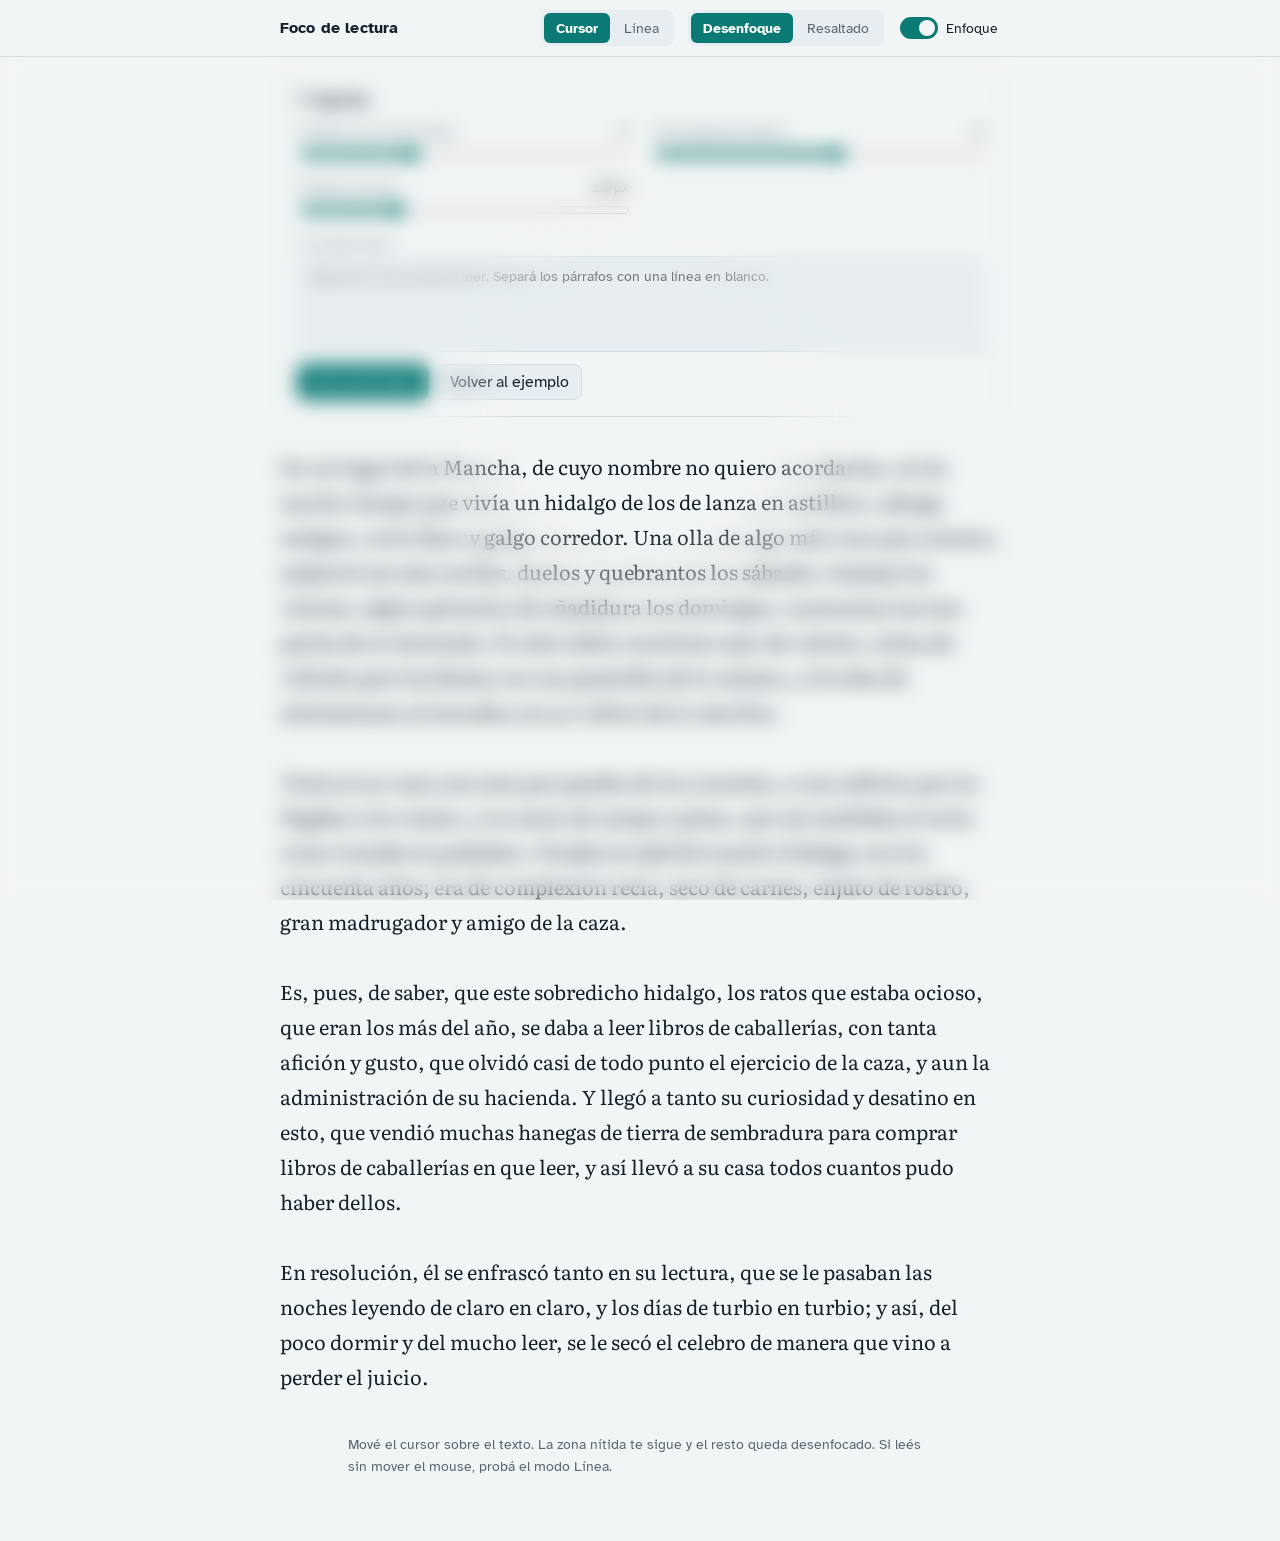
<file: prototipos/foco-de-lectura/index.html>
<!doctype html>
<html lang="es">
<head>
<meta charset="utf-8">
<meta name="viewport" content="width=device-width, initial-scale=1, viewport-fit=cover">
<title>Foco de lectura</title>
<link rel="preconnect" href="https://fonts.googleapis.com">
<link rel="preconnect" href="https://fonts.gstatic.com" crossorigin>
<link rel="stylesheet" href="https://fonts.googleapis.com/css2?family=Atkinson+Hyperlegible:wght@400;700&family=Literata:opsz,wght@7..72,400;7..72,600&display=swap">
<link rel="stylesheet" href="styles.css">
</head>
<body>
<header class="bar">
  <div class="bar-in">
    <strong class="brand">Foco de lectura</strong>
    <div class="seg" role="group" aria-label="Qué sigue el foco">
      <button type="button" data-mode="cursor" aria-pressed="true">Cursor</button>
      <button type="button" data-mode="line" aria-pressed="false">Línea</button>
    </div>
    <div class="seg" role="group" aria-label="Efecto">
      <button type="button" data-effect="blur" aria-pressed="true">Desenfoque</button>
      <button type="button" data-effect="dim" aria-pressed="false">Resaltado</button>
    </div>
    <button type="button" class="switch" id="onoff" role="switch" aria-checked="true"><i></i>Enfoque</button>
  </div>
</header>

<main class="wrap">
  <details class="panel" open>
    <summary>Ajustes</summary>
    <div class="panel-body">
      <div class="field">
        <label for="zone">Tamaño de la zona nítida <output id="zoneO"></output></label>
        <input id="zone" type="range" min="1" max="10" step="1">
      </div>
      <div class="field">
        <label for="strength">Intensidad del efecto <output id="strengthO"></output></label>
        <input id="strength" type="range" min="1" max="10" step="1">
      </div>
      <div class="field">
        <label for="fs">Tamaño de letra <output id="fsO"></output></label>
        <input id="fs" type="range" min="16" max="30" step="1">
      </div>
      <div class="field" id="speedField" hidden>
        <label for="spd">Segundos por línea <output id="spdO"></output></label>
        <input id="spd" type="range" min="0.5" max="8" step="0.5">
        <button type="button" class="play" id="play" aria-pressed="false">Avanzar solo</button>
      </div>
      <div class="field own">
        <label for="mytext">Tu propio texto</label>
        <textarea id="mytext" spellcheck="false" placeholder="Pegá acá lo que quieras leer. Separá los párrafos con una línea en blanco."></textarea>
        <div class="row">
          <button type="button" class="primary" id="useText">Usar este texto</button>
          <button type="button" id="resetText">Volver al ejemplo</button>
        </div>
      </div>
    </div>
  </details>

  <article class="text" id="reader" lang="es"></article>

  <p class="hint" id="hint"></p>
</main>

<div id="veil" aria-hidden="true"></div>

<script src="app.js"></script>
</body>
</html>
</file>
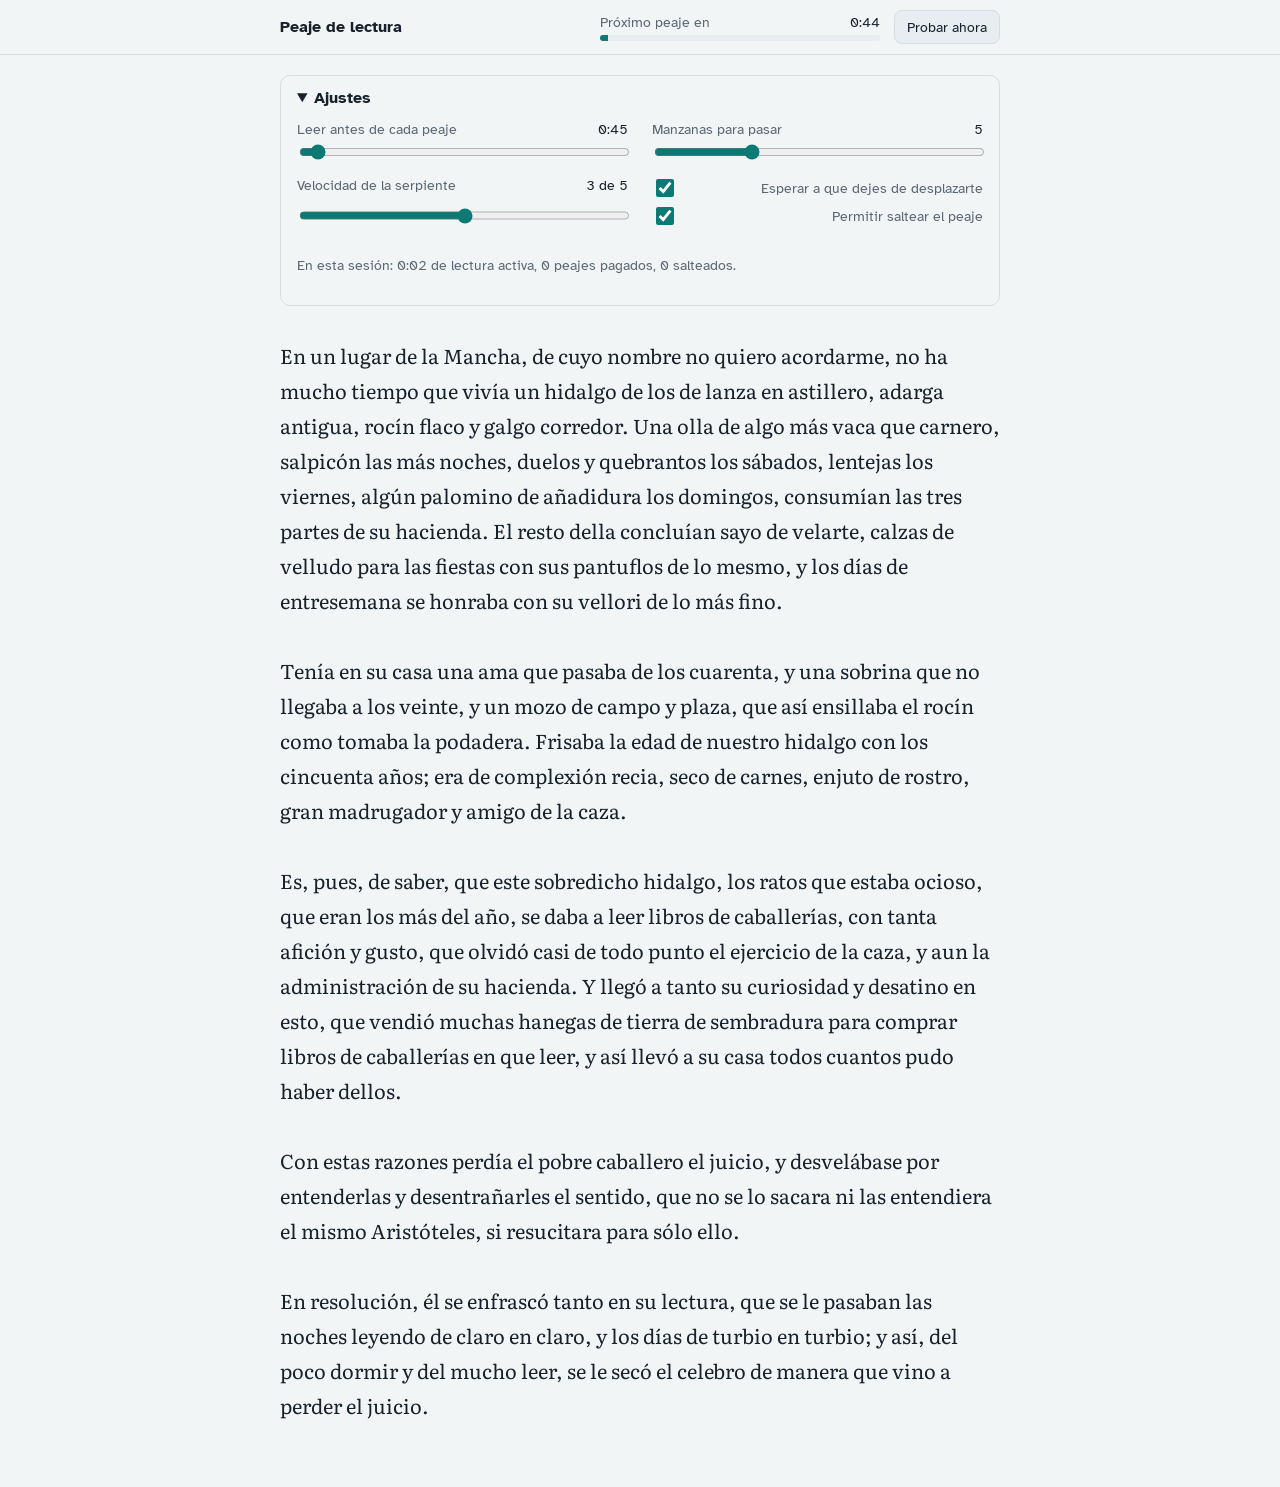
<file: prototipos/peaje-de-lectura/index.html>
<!doctype html>
<html lang="es">
<head>
<meta charset="utf-8">
<meta name="viewport" content="width=device-width, initial-scale=1, viewport-fit=cover">
<title>Peaje de lectura</title>
<link rel="preconnect" href="https://fonts.googleapis.com">
<link rel="preconnect" href="https://fonts.gstatic.com" crossorigin>
<link rel="stylesheet" href="https://fonts.googleapis.com/css2?family=Atkinson+Hyperlegible:wght@400;700&family=Literata:opsz,wght@7..72,400;7..72,600&display=swap">
<link rel="stylesheet" href="styles.css">
</head>
<body>
<header class="bar">
  <div class="bar-in">
    <strong class="brand">Peaje de lectura</strong>
    <div class="clock">
      <div class="clock-top"><span>Próximo peaje en</span><output id="left" aria-live="off">0:45</output></div>
      <div class="track" aria-hidden="true"><i id="fill"></i></div>
    </div>
    <button type="button" class="btn" id="testNow">Probar ahora</button>
  </div>
</header>

<main class="wrap">
  <details class="panel" open>
    <summary>Ajustes</summary>
    <div class="panel-body">
      <div class="field">
        <label for="interval">Leer antes de cada peaje <output id="intervalO"></output></label>
        <input id="interval" type="range" min="15" max="900" step="15">
      </div>
      <div class="field">
        <label for="goal">Manzanas para pasar <output id="goalO"></output></label>
        <input id="goal" type="range" min="1" max="15" step="1">
      </div>
      <div class="field">
        <label for="speed">Velocidad de la serpiente <output id="speedO"></output></label>
        <input id="speed" type="range" min="1" max="5" step="1">
      </div>
      <div class="field">
        <label class="check"><input id="waitPause" type="checkbox"> Esperar a que dejes de desplazarte</label>
        <label class="check"><input id="allowSkip" type="checkbox"> Permitir saltear el peaje</label>
      </div>
      <p class="stats" id="stats"></p>
    </div>
  </details>

  <article class="text" id="reader" lang="es"></article>
</main>

<div id="toll" role="dialog" aria-modal="true" aria-labelledby="tollT" hidden>
  <div class="card" id="card" tabindex="-1">
    <h2 id="tollT">Peaje: un descanso para los ojos</h2>
    <p id="tollMsg"></p>
    <div class="dots" id="dots" aria-hidden="true"></div>
    <canvas id="cv" aria-label="Juego de la serpiente"></canvas>
    <div class="dpad" aria-label="Controles">
      <button type="button" class="u" data-d="up" aria-label="Arriba">▲</button>
      <button type="button" class="l" data-d="left" aria-label="Izquierda">◀</button>
      <button type="button" class="d" data-d="down" aria-label="Abajo">▼</button>
      <button type="button" class="r" data-d="right" aria-label="Derecha">▶</button>
    </div>
    <div class="keys"><kbd>←</kbd> <kbd>↑</kbd> <kbd>↓</kbd> <kbd>→</kbd> o <kbd>W</kbd> <kbd>A</kbd> <kbd>S</kbd> <kbd>D</kbd></div>
    <button type="button" class="btn" id="skip">Saltear el peaje</button>
  </div>
</div>

<script src="app.js"></script>
</body>
</html>
</file>
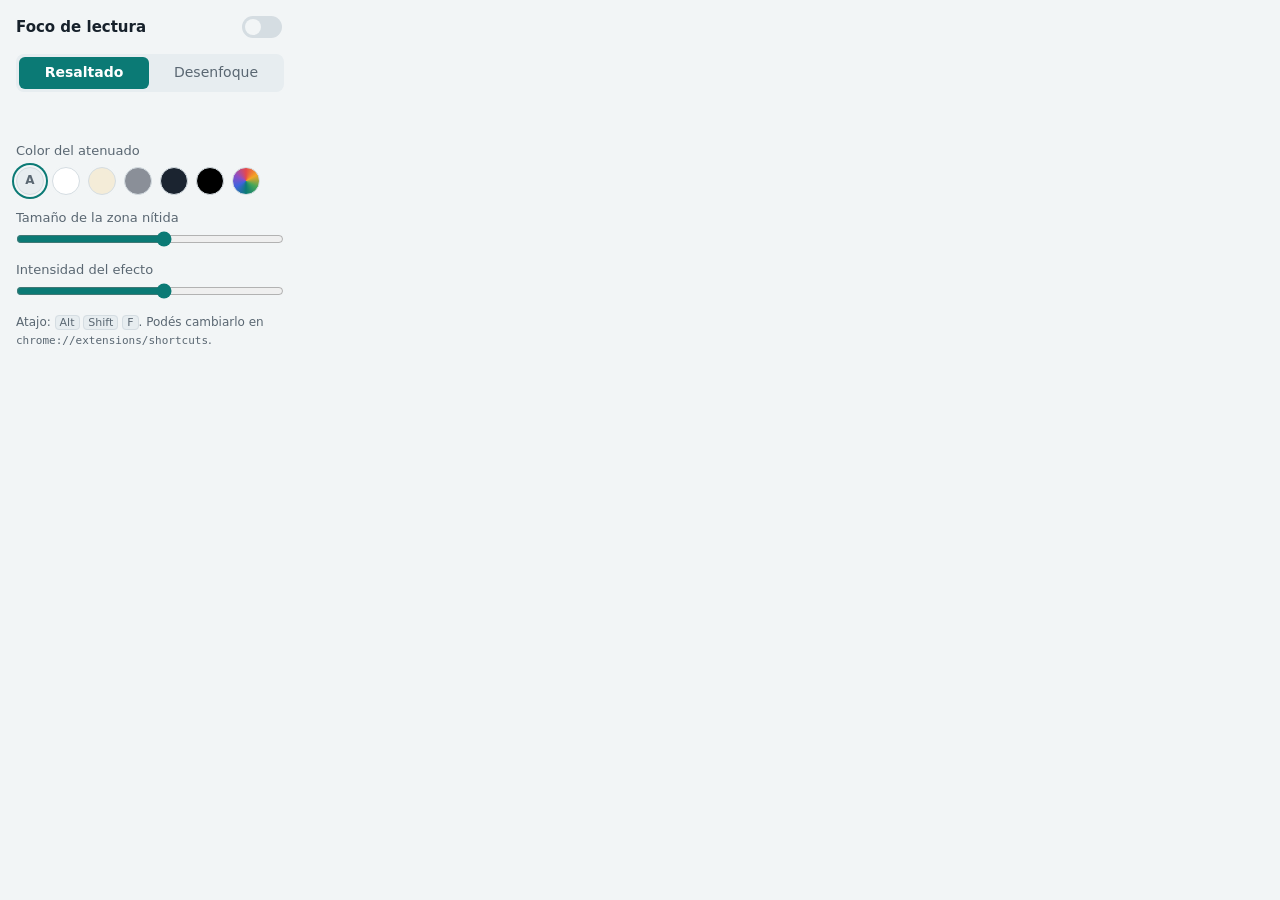
<file: extension/popup.html>
<!doctype html>
<html lang="es">
<head>
<meta charset="utf-8">
<meta name="viewport" content="width=device-width, initial-scale=1">
<title>Foco de lectura</title>
<link rel="stylesheet" href="popup.css">
</head>
<body>
<header>
  <strong>Foco de lectura</strong>
  <button type="button" class="switch" id="onoff" role="switch" aria-checked="false" aria-label="Activar foco"><i></i></button>
</header>

<div class="seg" role="group" aria-label="Efecto">
  <button type="button" data-effect="dim" aria-pressed="true">Resaltado</button>
  <button type="button" data-effect="blur" aria-pressed="false">Desenfoque</button>
</div>
<p class="hint" id="effectHint"></p>

<div class="field" id="colorField">
  <span class="label" id="colorLabel">Color del atenuado <output id="colorO"></output></span>
  <div class="swatches" role="group" aria-labelledby="colorLabel">
    <button type="button" class="swatch auto" data-color="auto" aria-pressed="true" title="Fondo de la página" aria-label="Fondo de la página">A</button>
    <button type="button" class="swatch" data-color="#ffffff" aria-pressed="false" title="Blanco" aria-label="Blanco" style="--c:#ffffff"></button>
    <button type="button" class="swatch" data-color="#f4ecd8" aria-pressed="false" title="Sepia" aria-label="Sepia" style="--c:#f4ecd8"></button>
    <button type="button" class="swatch" data-color="#8a8f98" aria-pressed="false" title="Gris" aria-label="Gris" style="--c:#8a8f98"></button>
    <button type="button" class="swatch" data-color="#1b2430" aria-pressed="false" title="Azul noche" aria-label="Azul noche" style="--c:#1b2430"></button>
    <button type="button" class="swatch" data-color="#000000" aria-pressed="false" title="Negro" aria-label="Negro" style="--c:#000000"></button>
    <label class="swatch custom" title="Otro color">
      <input type="color" id="customColor" value="#cfe8ff" aria-label="Elegir otro color">
    </label>
  </div>
</div>

<div class="field">
  <label for="zone">Tamaño de la zona nítida <output id="zoneO"></output></label>
  <input id="zone" type="range" min="1" max="10" step="1">
</div>
<div class="field">
  <label for="strength">Intensidad del efecto <output id="strengthO"></output></label>
  <input id="strength" type="range" min="1" max="10" step="1">
</div>

<p class="hint">Atajo: <kbd>Alt</kbd> <kbd>Shift</kbd> <kbd>F</kbd>. Podés cambiarlo en <code>chrome://extensions/shortcuts</code>.</p>

<script src="popup.js"></script>
</body>
</html>
</file>
<file: prototipos/foco-de-lectura/styles.css>
/* Base mínima: la página se publicó como artifact con un reset propio, acá hay que declararlo */
:root { color-scheme: light; }
body { margin: 0; }
[hidden] { display: none !important; }

/* Layout: columna de lectura de ~65ch; barra fija con los controles de uso; panel de ajustes en el flujo; velo de enfoque fijo sobre el viewport */
:root {
  --bg: #F2F5F6;
  --fg: #17212B;
  --muted: #5A6772;
  --line: #D5DDE2;
  --ctl: #E7EDF0;
  --accent: #0B7A75;
  --accent-fg: #FFFFFF;
  --font-ui: "Atkinson Hyperlegible", system-ui, sans-serif;
  --font-read: "Literata", Georgia, serif;
  --fs: 20px;
}
@media (prefers-color-scheme: dark) {
  :root:not([data-theme="light"]) {
    --bg: #10171C; --fg: #DCE4EA; --muted: #93A1AC; --line: #2A3640;
    --ctl: #1A242B; --accent: #4CC9BE; --accent-fg: #08201E; color-scheme: dark;
  }
}
:root[data-theme="dark"] {
  --bg: #10171C; --fg: #DCE4EA; --muted: #93A1AC; --line: #2A3640;
  --ctl: #1A242B; --accent: #4CC9BE; --accent-fg: #08201E; color-scheme: dark;
}

* { box-sizing: border-box; }
body {
  background: var(--bg); color: var(--fg); font-family: var(--font-ui); font-size: 16px;
  padding-left: max(16px, env(safe-area-inset-left, 0px));
  padding-right: max(16px, env(safe-area-inset-right, 0px));
  padding-block: 0 64px;
}
body::before {
  content: ""; position: fixed; inset: 0 0 auto; height: env(safe-area-inset-top, 0px);
  background: var(--bg); z-index: 30;
}
button, input, textarea { font: inherit; color: inherit; }
:focus-visible { outline: 2px solid var(--accent); outline-offset: 2px; }

.bar {
  position: sticky; top: env(safe-area-inset-top, 0px); z-index: 20;
  background: var(--bg); border-bottom: 1px solid var(--line);
  margin-inline: calc(-1 * max(16px, env(safe-area-inset-left, 0px))) calc(-1 * max(16px, env(safe-area-inset-right, 0px)));
  padding-inline: max(16px, env(safe-area-inset-left, 0px)) max(16px, env(safe-area-inset-right, 0px));
}
.bar-in {
  max-width: 720px; margin: 0 auto; padding-block: 10px;
  display: flex; flex-wrap: wrap; align-items: center; gap: 8px 14px;
}
.brand { font-weight: 700; font-size: 1rem; letter-spacing: .01em; margin-right: auto; }
.seg { display: inline-flex; background: var(--ctl); border-radius: 8px; padding: 3px; gap: 2px; }
.seg button {
  border: 0; background: transparent; padding: 6px 12px; border-radius: 6px; cursor: pointer;
  font-size: .9rem; color: var(--muted);
}
.seg button[aria-pressed="true"] { background: var(--accent); color: var(--accent-fg); font-weight: 700; }
.switch {
  display: inline-flex; align-items: center; gap: 8px; border: 0; background: transparent;
  cursor: pointer; padding: 4px 2px; font-size: .9rem;
}
.switch i {
  width: 38px; height: 22px; border-radius: 11px; background: var(--line); position: relative;
  transition: background .15s;
}
.switch i::after {
  content: ""; position: absolute; top: 3px; left: 3px; width: 16px; height: 16px; border-radius: 50%;
  background: var(--bg); transition: transform .15s;
}
.switch[aria-checked="true"] i { background: var(--accent); }
.switch[aria-checked="true"] i::after { transform: translateX(16px); }

.wrap { max-width: 720px; margin: 0 auto; padding-top: 20px; }

.panel { border: 1px solid var(--line); border-radius: 10px; padding: 0 16px; margin-bottom: 32px; }
.panel summary { cursor: pointer; padding: 12px 0; font-weight: 700; }
.panel-body { padding-bottom: 16px; display: grid; gap: 14px 24px; grid-template-columns: repeat(auto-fit, minmax(220px, 1fr)); }
.field { display: grid; gap: 4px; min-width: 0; }
.field label { display: flex; justify-content: space-between; font-size: .9rem; color: var(--muted); }
.field output { font-variant-numeric: tabular-nums; color: var(--fg); }
input[type="range"] { width: 100%; accent-color: var(--accent); }
.field[hidden] { display: none; }
.play {
  border: 1px solid var(--accent); background: transparent; color: var(--accent);
  border-radius: 8px; padding: 7px 12px; cursor: pointer; justify-self: start;
}
.play[aria-pressed="true"] { background: var(--accent); color: var(--accent-fg); }
.own { grid-column: 1 / -1; }
.own textarea {
  width: 100%; min-height: 96px; resize: vertical; background: var(--ctl); border: 1px solid var(--line);
  border-radius: 8px; padding: 10px; font-size: .9rem;
}
.own .row { display: flex; flex-wrap: wrap; gap: 8px; margin-top: 8px; }
.own button {
  border: 1px solid var(--line); background: var(--ctl); border-radius: 8px; padding: 7px 12px; cursor: pointer;
}
.own button.primary { background: var(--accent); color: var(--accent-fg); border-color: var(--accent); }

.text { font-family: var(--font-read); font-size: var(--fs); line-height: 1.75; max-width: 65ch; margin: 0 auto; }
.text p { margin: 0 0 1.75em; }
.text p:last-child { margin-bottom: 0; }
.hint { max-width: 65ch; margin: 40px auto 0; color: var(--muted); font-size: .9rem; line-height: 1.5; }
.hint kbd { border: 1px solid var(--line); border-radius: 4px; padding: 0 5px; background: var(--ctl); font-family: inherit; }

#veil { position: fixed; inset: 0; z-index: 10; pointer-events: none; }
#veil.blur { backdrop-filter: blur(var(--b, 8px)); -webkit-backdrop-filter: blur(var(--b, 8px)); }
#veil.dim { background: var(--bg); opacity: var(--o, .7); }
#veil[hidden] { display: none; }
</file>
<file: prototipos/peaje-de-lectura/styles.css>
/* Base mínima: la página se publicó como artifact con un reset propio, acá hay que declararlo */
:root { color-scheme: light; }
body { margin: 0; }
[hidden] { display: none !important; }

/* Layout: columna de lectura de ~65ch con barra fija que muestra cuánto falta para el próximo peaje; el peaje es un diálogo a pantalla completa con un Snake */
:root {
  --bg: #F2F5F6;
  --fg: #17212B;
  --muted: #5A6772;
  --line: #D5DDE2;
  --ctl: #E7EDF0;
  --accent: #0B7A75;
  --accent-fg: #FFFFFF;
  --apple: #C2441C;
  --font-ui: "Atkinson Hyperlegible", system-ui, sans-serif;
  --font-read: "Literata", Georgia, serif;
  --fs: 20px;
}
@media (prefers-color-scheme: dark) {
  :root:not([data-theme="light"]) {
    --bg: #10171C; --fg: #DCE4EA; --muted: #93A1AC; --line: #2A3640;
    --ctl: #1A242B; --accent: #4CC9BE; --accent-fg: #08201E; --apple: #FF8A5C; color-scheme: dark;
  }
}
:root[data-theme="dark"] {
  --bg: #10171C; --fg: #DCE4EA; --muted: #93A1AC; --line: #2A3640;
  --ctl: #1A242B; --accent: #4CC9BE; --accent-fg: #08201E; --apple: #FF8A5C; color-scheme: dark;
}

* { box-sizing: border-box; }
body {
  background: var(--bg); color: var(--fg); font-family: var(--font-ui); font-size: 16px;
  padding-left: max(16px, env(safe-area-inset-left, 0px));
  padding-right: max(16px, env(safe-area-inset-right, 0px));
  padding-block: 0 64px;
}
body::before {
  content: ""; position: fixed; inset: 0 0 auto; height: env(safe-area-inset-top, 0px);
  background: var(--bg); z-index: 30;
}
button, input, textarea { font: inherit; color: inherit; }
:focus-visible { outline: 2px solid var(--accent); outline-offset: 2px; }

.bar {
  position: sticky; top: env(safe-area-inset-top, 0px); z-index: 20;
  background: var(--bg); border-bottom: 1px solid var(--line);
  margin-inline: calc(-1 * max(16px, env(safe-area-inset-left, 0px))) calc(-1 * max(16px, env(safe-area-inset-right, 0px)));
  padding-inline: max(16px, env(safe-area-inset-left, 0px)) max(16px, env(safe-area-inset-right, 0px));
}
.bar-in { max-width: 720px; margin: 0 auto; padding-block: 10px; display: flex; flex-wrap: wrap; align-items: center; gap: 8px 14px; }
.brand { font-weight: 700; margin-right: auto; }
.clock { display: grid; gap: 4px; min-width: 150px; flex: 1 1 180px; max-width: 280px; }
.clock-top { display: flex; justify-content: space-between; font-size: .85rem; color: var(--muted); }
.clock-top output { color: var(--fg); font-variant-numeric: tabular-nums; }
.track { height: 6px; border-radius: 3px; background: var(--ctl); overflow: hidden; }
.track i { display: block; height: 100%; width: 0; background: var(--accent); transition: width .25s linear; }
.btn {
  border: 1px solid var(--line); background: var(--ctl); border-radius: 8px; padding: 7px 12px; cursor: pointer; font-size: .9rem;
}
.btn.primary { background: var(--accent); color: var(--accent-fg); border-color: var(--accent); }

.wrap { max-width: 720px; margin: 0 auto; padding-top: 20px; }
.panel { border: 1px solid var(--line); border-radius: 10px; padding: 0 16px; margin-bottom: 32px; }
.panel summary { cursor: pointer; padding: 12px 0; font-weight: 700; }
.panel-body { padding-bottom: 16px; display: grid; gap: 14px 24px; grid-template-columns: repeat(auto-fit, minmax(220px, 1fr)); }
.field { display: grid; gap: 4px; min-width: 0; }
.field label { display: flex; justify-content: space-between; font-size: .9rem; color: var(--muted); }
.field output { font-variant-numeric: tabular-nums; color: var(--fg); }
input[type="range"] { width: 100%; accent-color: var(--accent); }
.check { display: flex; align-items: center; gap: 8px; font-size: .95rem; }
.check input { width: 18px; height: 18px; accent-color: var(--accent); }
.stats { grid-column: 1 / -1; color: var(--muted); font-size: .9rem; font-variant-numeric: tabular-nums; }

.text { font-family: var(--font-read); font-size: var(--fs); line-height: 1.75; max-width: 65ch; margin: 0 auto; }
.text p { margin: 0 0 1.75em; }
.text p:last-child { margin-bottom: 0; }

#toll {
  position: fixed; inset: 0; z-index: 40; display: grid; place-items: center; overflow-y: auto; overscroll-behavior: contain;
  background: var(--bg);
  background: color-mix(in srgb, var(--bg) 95%, transparent);
  padding: max(16px, env(safe-area-inset-top, 0px)) max(16px, env(safe-area-inset-right, 0px)) max(16px, env(safe-area-inset-bottom, 0px)) max(16px, env(safe-area-inset-left, 0px));
}
#toll[hidden] { display: none; }
.card { width: min(100%, 400px); display: grid; gap: 12px; justify-items: center; text-align: center; outline: none; }
.card h2 { margin: 0; font-size: 1.25rem; text-wrap: balance; }
.card p { margin: 0; color: var(--muted); line-height: 1.45; text-wrap: balance; }
.dots { display: flex; flex-wrap: wrap; gap: 6px; justify-content: center; min-height: 14px; }
.dots i { width: 12px; height: 12px; border-radius: 50%; border: 2px solid var(--apple); }
.dots i.on { background: var(--apple); }
canvas#cv { width: min(86vw, 340px); aspect-ratio: 1; max-width: 100%; border: 1px solid var(--line); border-radius: 8px; touch-action: none; display: block; }
.dpad { display: grid; grid-template-columns: repeat(3, 56px); grid-template-rows: repeat(2, 48px); gap: 6px; }
.dpad button { border: 1px solid var(--line); background: var(--ctl); border-radius: 8px; cursor: pointer; font-size: 1.1rem; }
.dpad .u { grid-column: 2; grid-row: 1; }
.dpad .l { grid-column: 1; grid-row: 2; }
.dpad .d { grid-column: 2; grid-row: 2; }
.dpad .r { grid-column: 3; grid-row: 2; }
@media (hover: hover) and (pointer: fine) { .dpad { display: none; } }
.keys { font-size: .85rem; color: var(--muted); }
.keys kbd { border: 1px solid var(--line); border-radius: 4px; padding: 0 5px; background: var(--ctl); font-family: inherit; }
@media (hover: none), (pointer: coarse) { .keys { display: none; } }
</file>
<file: extension/popup.css>
:root {
  color-scheme: light;
  --bg: #F2F5F6;
  --fg: #17212B;
  --muted: #5A6772;
  --line: #D5DDE2;
  --ctl: #E7EDF0;
  --accent: #0B7A75;
  --accent-fg: #FFFFFF;
}
@media (prefers-color-scheme: dark) {
  :root {
    color-scheme: dark;
    --bg: #10171C; --fg: #DCE4EA; --muted: #93A1AC; --line: #2A3640;
    --ctl: #1A242B; --accent: #4CC9BE; --accent-fg: #08201E;
  }
}
* { box-sizing: border-box; }
body {
  margin: 0; width: 300px; padding: 14px 16px 16px; display: grid; gap: 14px;
  background: var(--bg); color: var(--fg); font: 14px/1.4 system-ui, sans-serif;
}
header { display: flex; align-items: center; justify-content: space-between; }
header strong { font-size: 15px; }
button, input { font: inherit; color: inherit; }
:focus-visible { outline: 2px solid var(--accent); outline-offset: 2px; }

.switch { border: 0; background: transparent; cursor: pointer; padding: 2px; }
.switch i { display: block; width: 40px; height: 22px; border-radius: 11px; background: var(--line); position: relative; transition: background .15s; }
.switch i::after { content: ""; position: absolute; top: 3px; left: 3px; width: 16px; height: 16px; border-radius: 50%; background: var(--bg); transition: transform .15s; }
.switch[aria-checked="true"] i { background: var(--accent); }
.switch[aria-checked="true"] i::after { transform: translateX(18px); }

.seg { display: flex; background: var(--ctl); border-radius: 8px; padding: 3px; gap: 2px; }
#effectHint { margin-top: -6px; min-height: 2.4em; }
.seg button { flex: 1; border: 0; background: transparent; padding: 6px 4px; border-radius: 6px; cursor: pointer; color: var(--muted); }
.seg button[aria-pressed="true"] { background: var(--accent); color: var(--accent-fg); font-weight: 700; }

.field { display: grid; gap: 4px; }
.field[hidden] { display: none; }
.field label, .field .label { display: flex; justify-content: space-between; color: var(--muted); font-size: 13px; }

.swatches { display: flex; flex-wrap: wrap; gap: 8px; padding-top: 2px; }
.swatch {
  width: 28px; height: 28px; border-radius: 50%; padding: 0; cursor: pointer;
  border: 1px solid var(--line); background: var(--c, var(--ctl));
  box-shadow: 0 0 0 2px var(--bg);
}
.swatch[aria-pressed="true"], .swatch.custom.on { box-shadow: 0 0 0 2px var(--bg), 0 0 0 4px var(--accent); }
.swatch.auto { font-size: 12px; font-weight: 700; color: var(--muted); }
.swatch.custom {
  position: relative; overflow: hidden; display: block;
  background: conic-gradient(#e5484d, #f5a524, #46a758, #0b7a75, #3e63dd, #8e4ec6, #e5484d);
}
.swatch.custom input { position: absolute; inset: 0; width: 100%; height: 100%; opacity: 0; cursor: pointer; border: 0; padding: 0; }
.swatch.custom:focus-within { outline: 2px solid var(--accent); outline-offset: 2px; }
.field output { color: var(--fg); font-variant-numeric: tabular-nums; }
input[type="range"] { width: 100%; accent-color: var(--accent); margin: 0; }

.hint { margin: 0; color: var(--muted); font-size: 12px; line-height: 1.5; }
kbd { border: 1px solid var(--line); border-radius: 4px; padding: 0 4px; background: var(--ctl); font: inherit; font-size: 11px; }
code { font-size: 11px; }
</file>
